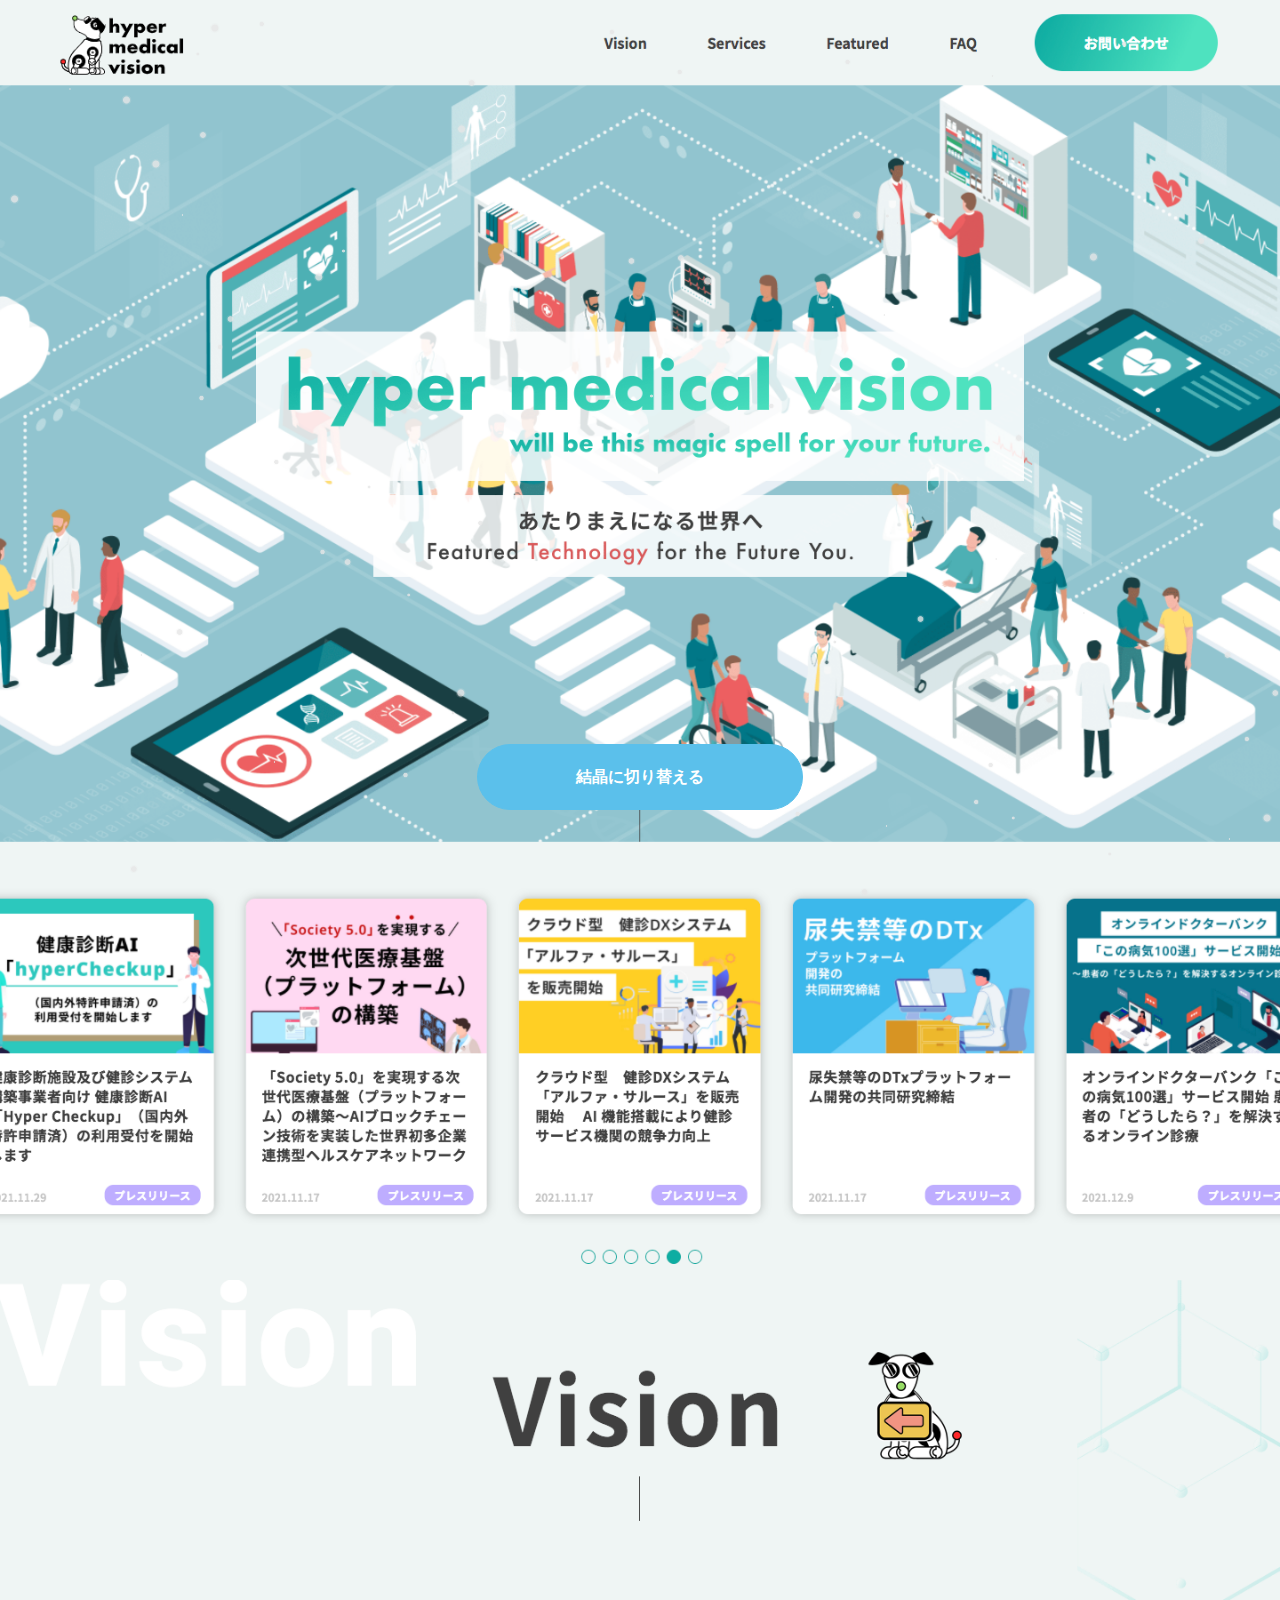
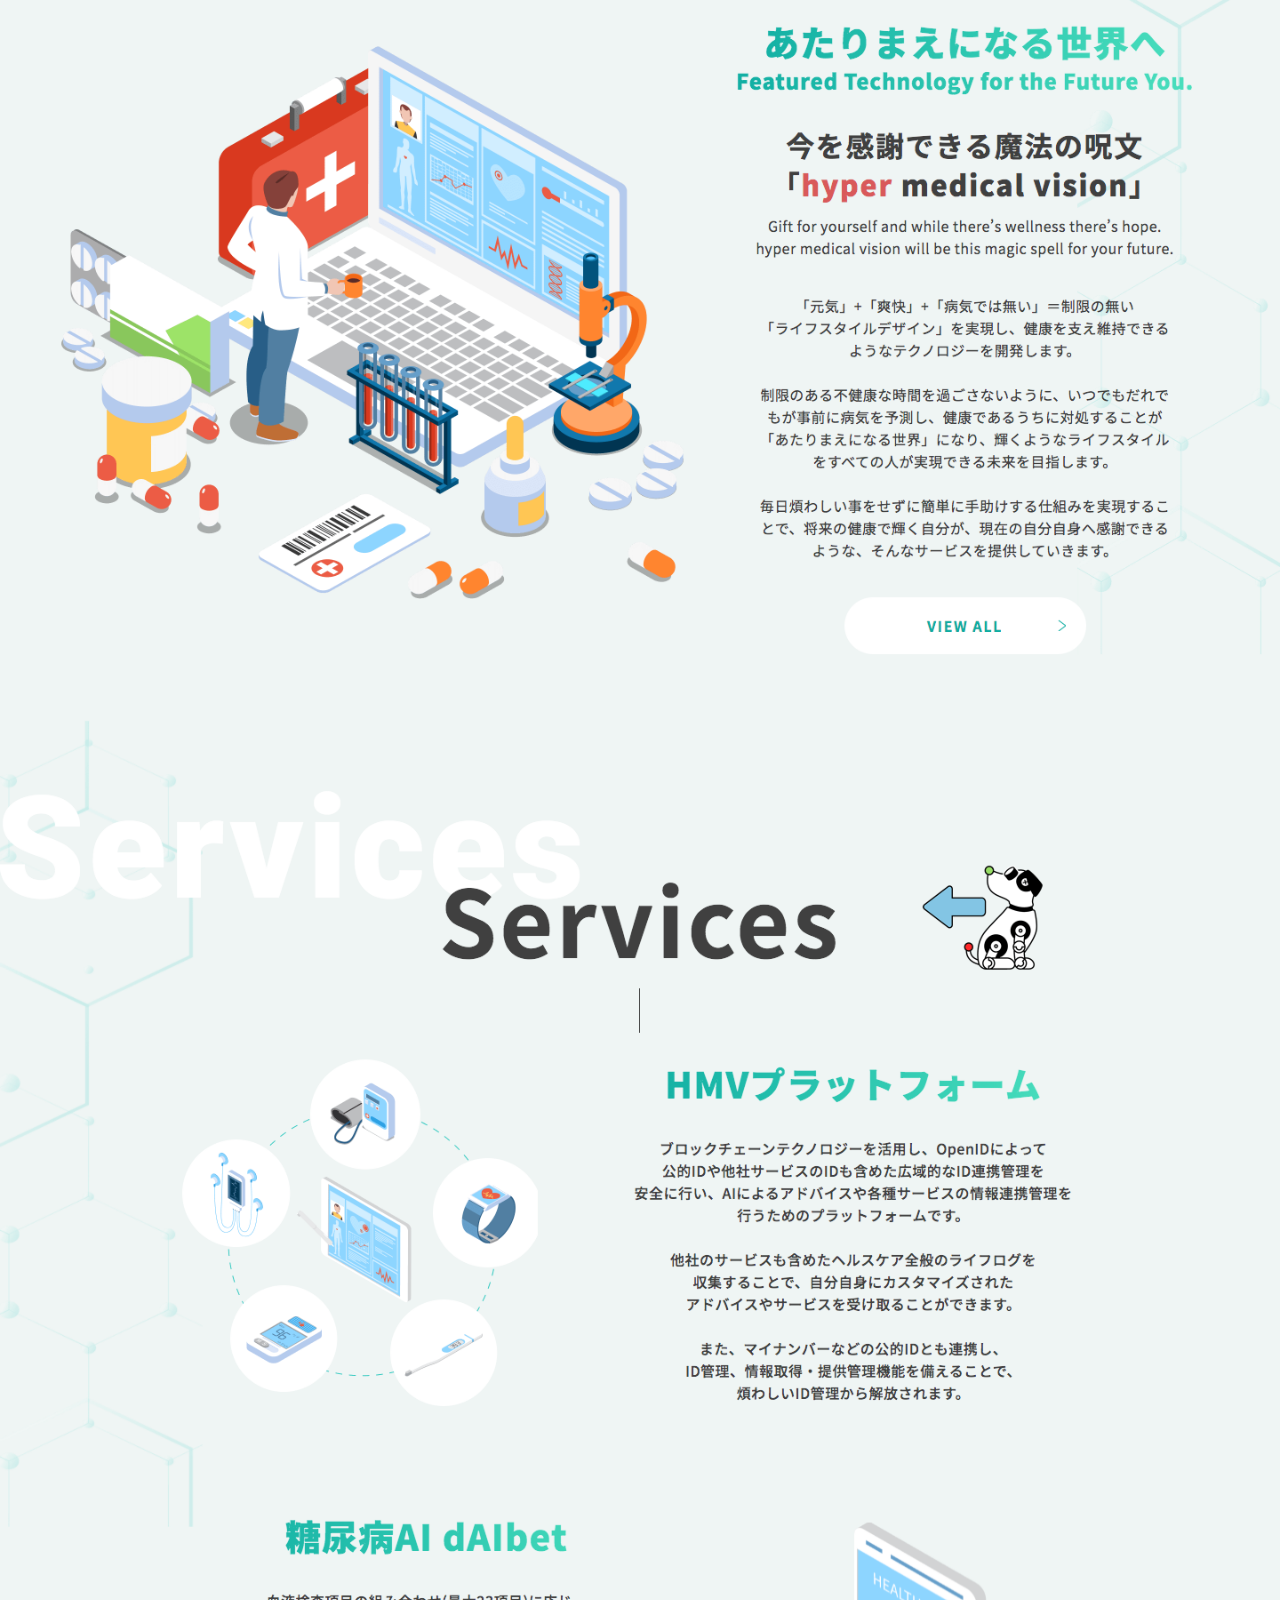
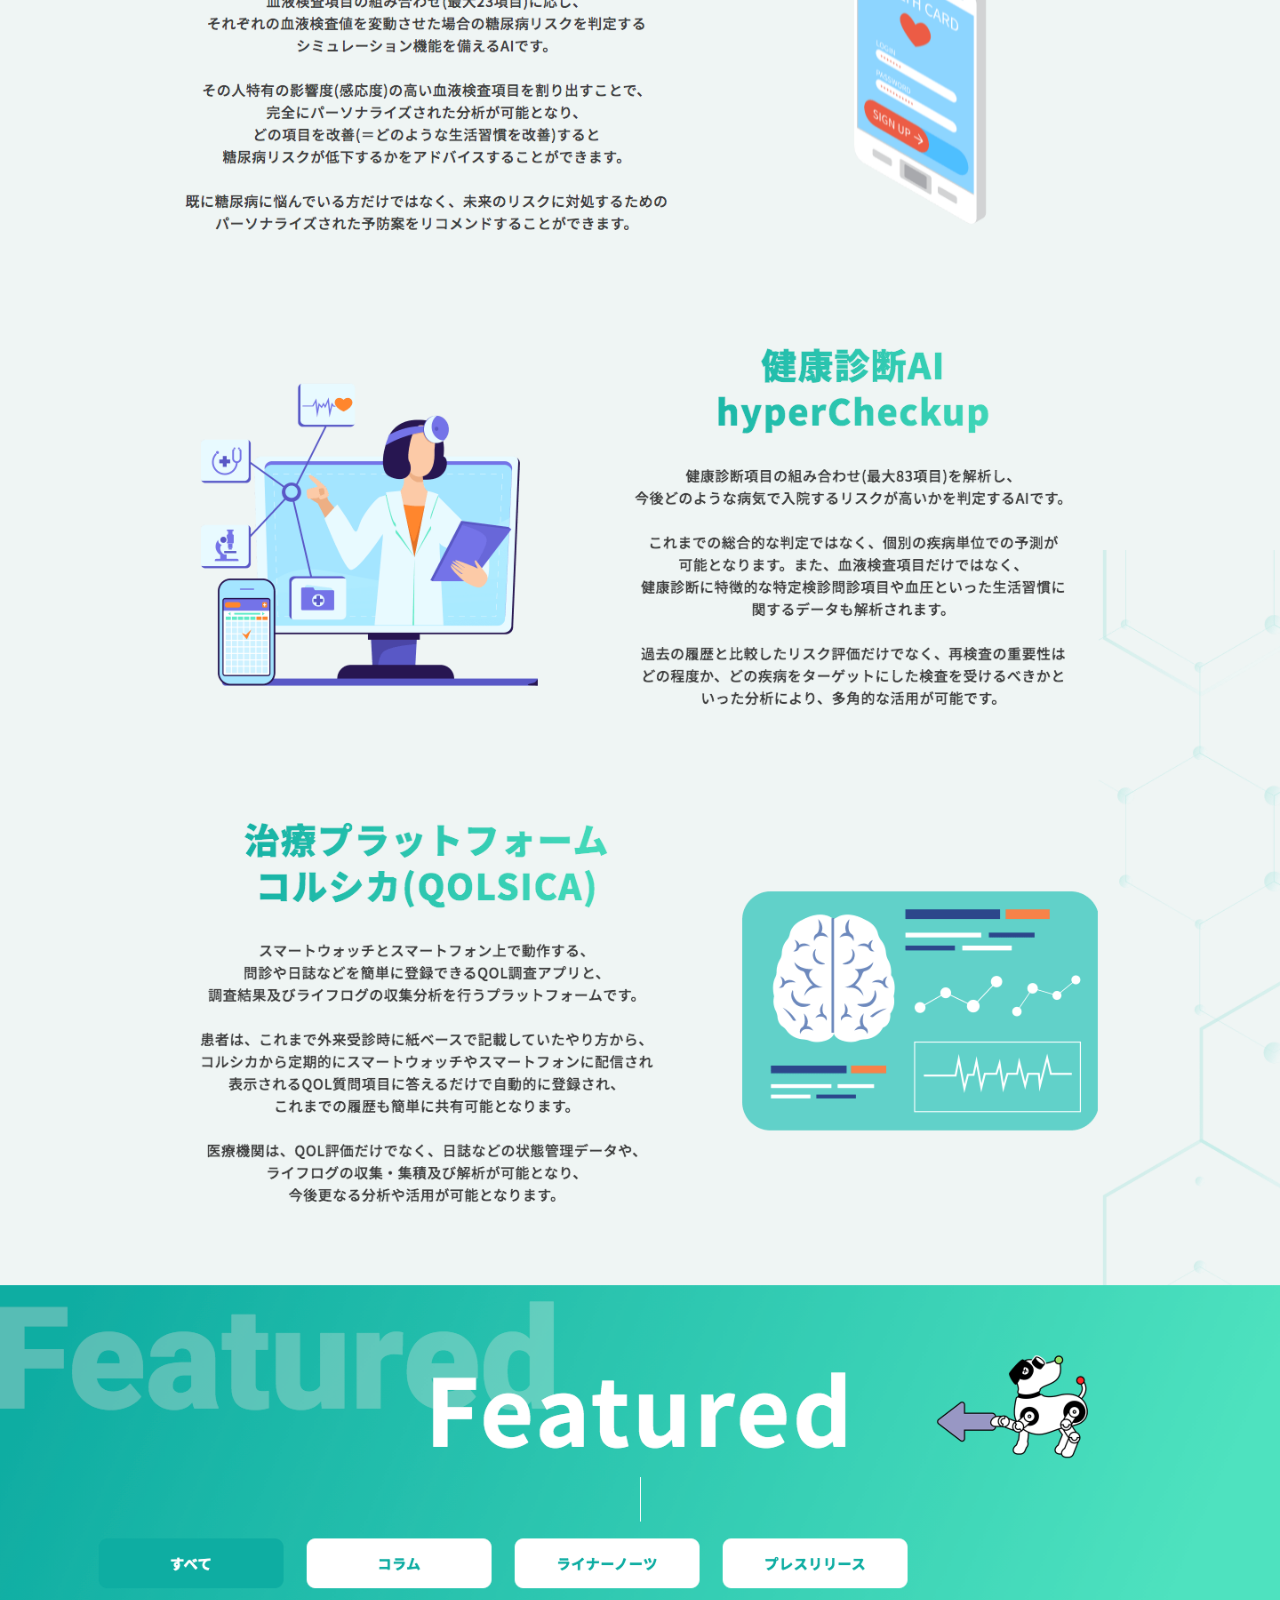
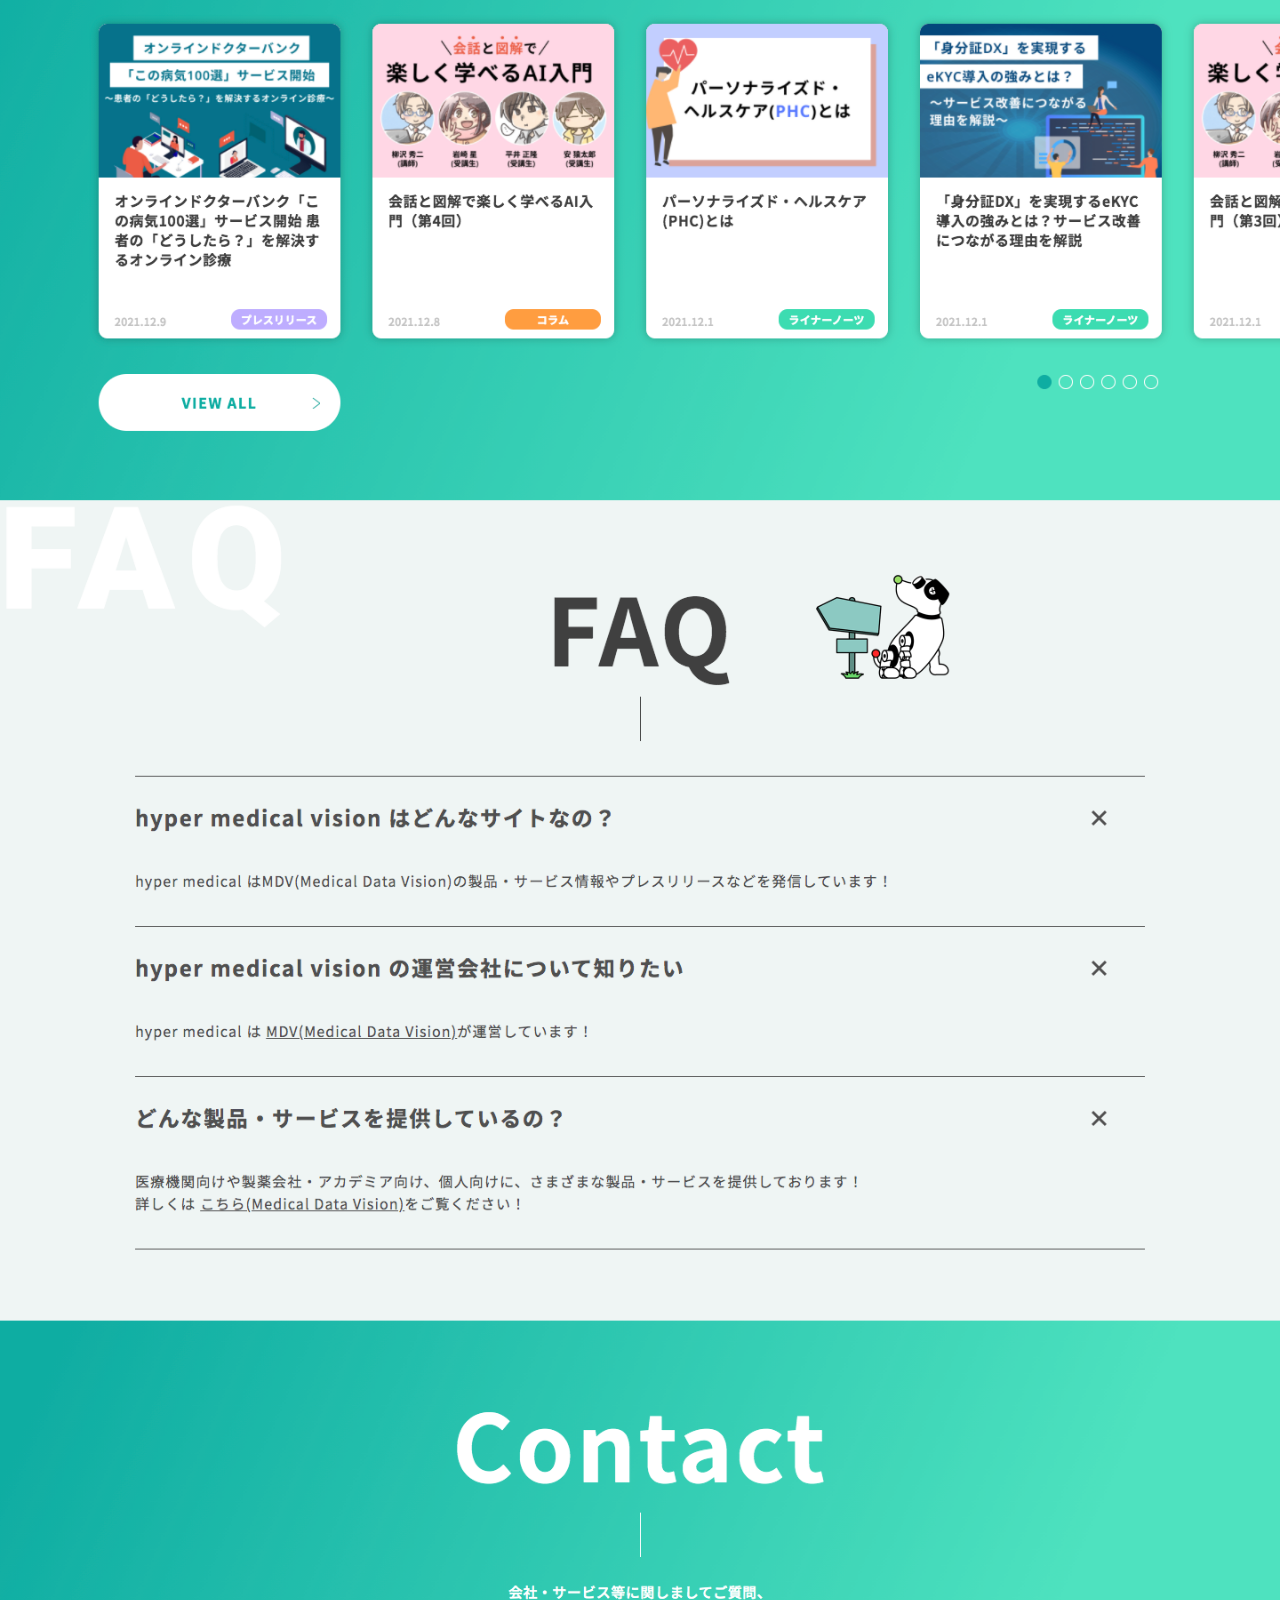
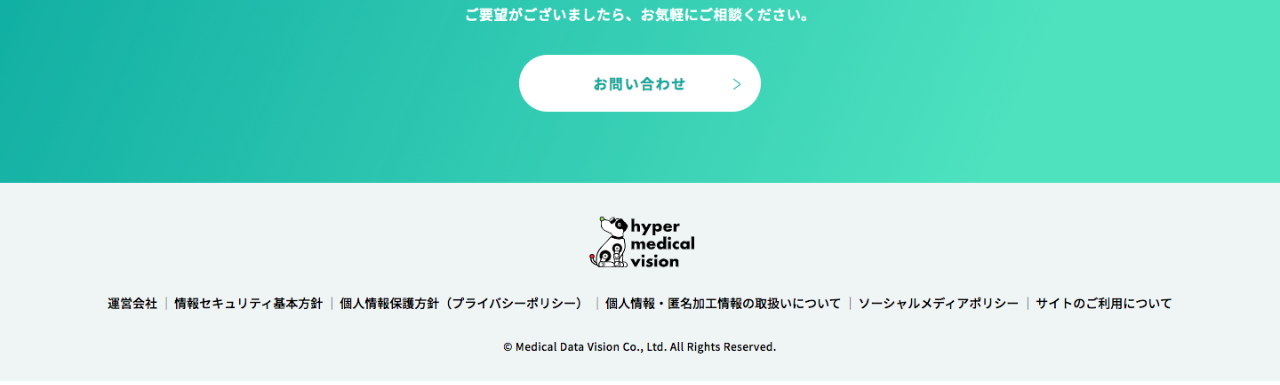
<file: index.html>
<!DOCTYPE html>
<html lang="ja">
<head>
  <meta charset="UTF-8">
  <meta http-equiv="X-UA-Compatible" content="IE=edge">
  <meta name="viewport" content="width=device-width, initial-scale=1.0">
  <meta name="robots" content="noindex,nofollow" />
  <title>Snowテスト</title>
  <link rel="stylesheet" href="./assets/css/style.css">
</head>
<body>
  <div class="canvas-container">
    <canvas id="canvas"></canvas>
  </div>
  <a href="/crystal/" class="c-button-float">結晶に切り替える</a>
  <div class="img">
    <img class="is-pc" src="./../assets/images/bg-test.png" alt="" srcset="">
    <img class="is-sp" src="./../assets/images/bg-test-sp.png" alt="" srcset="">
  </div>
  <script src="./assets/js/snow.js"></script>
</body>
</html>
</file>
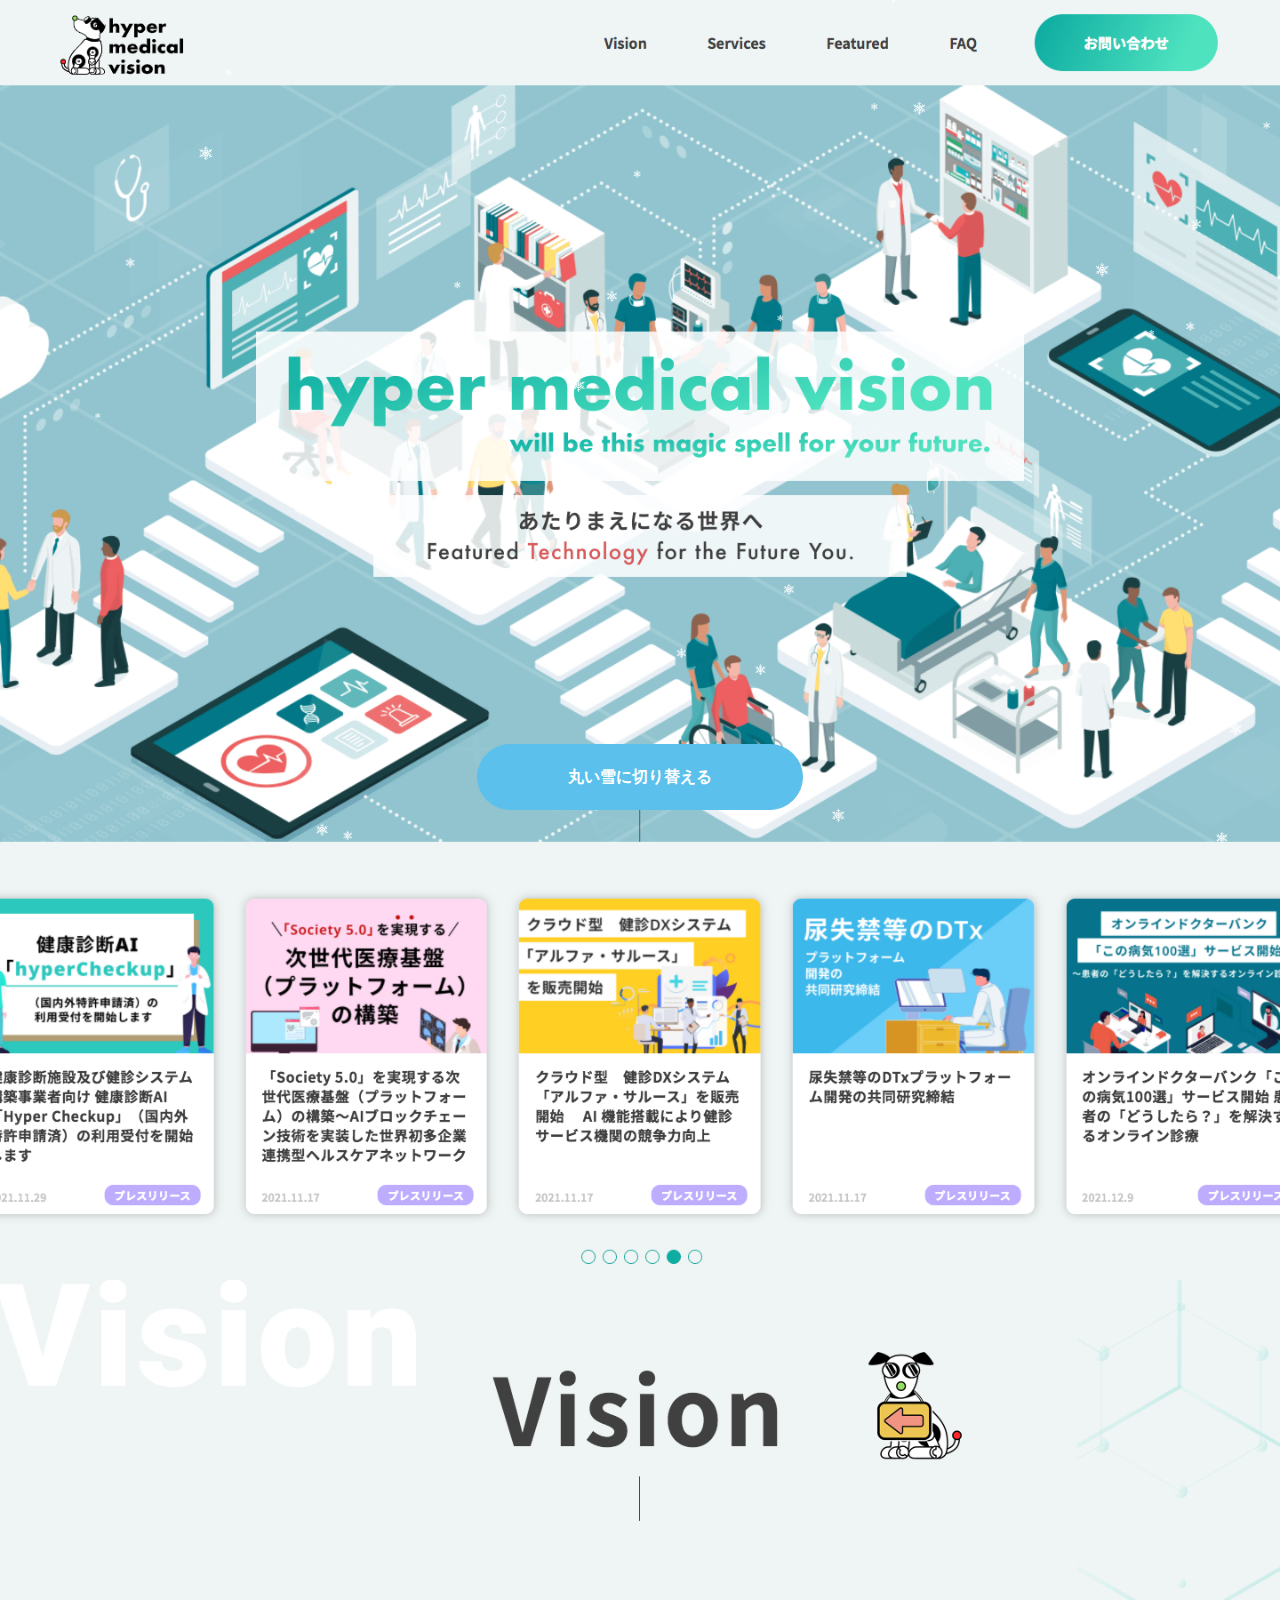
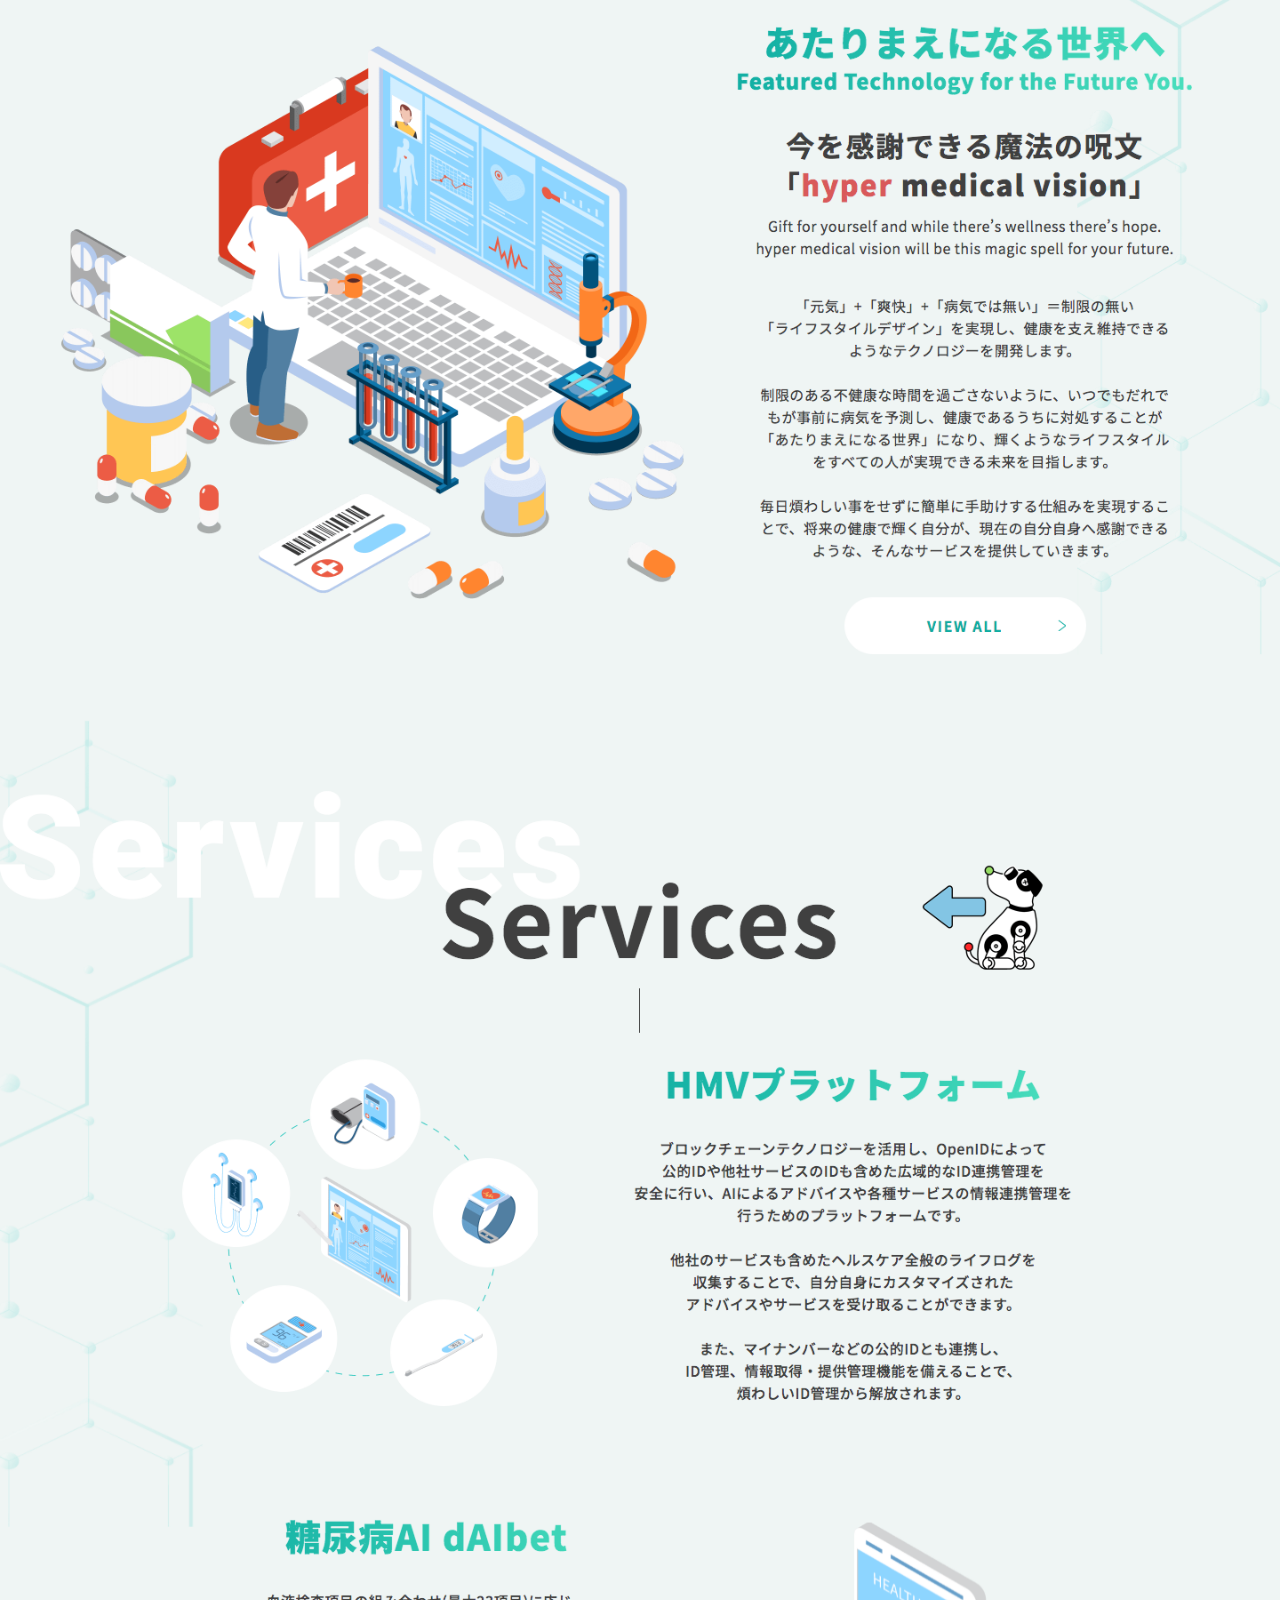
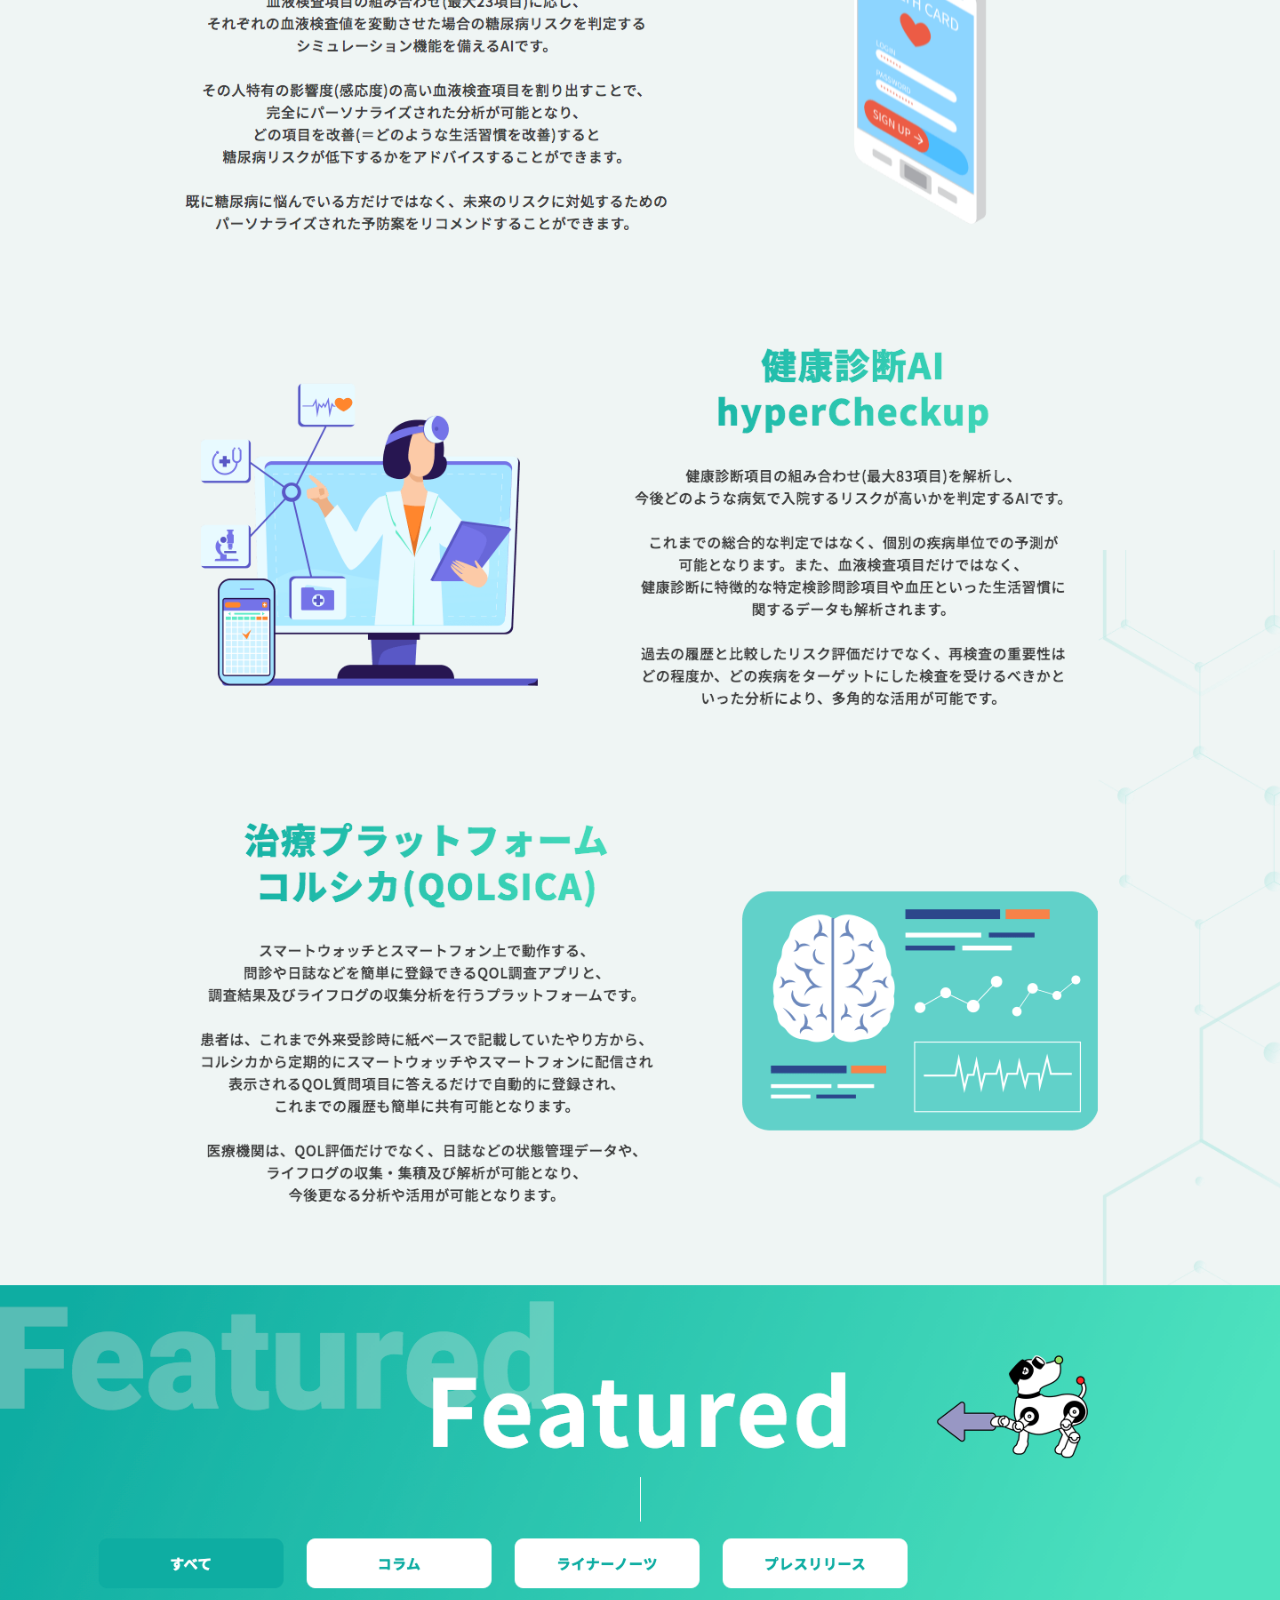
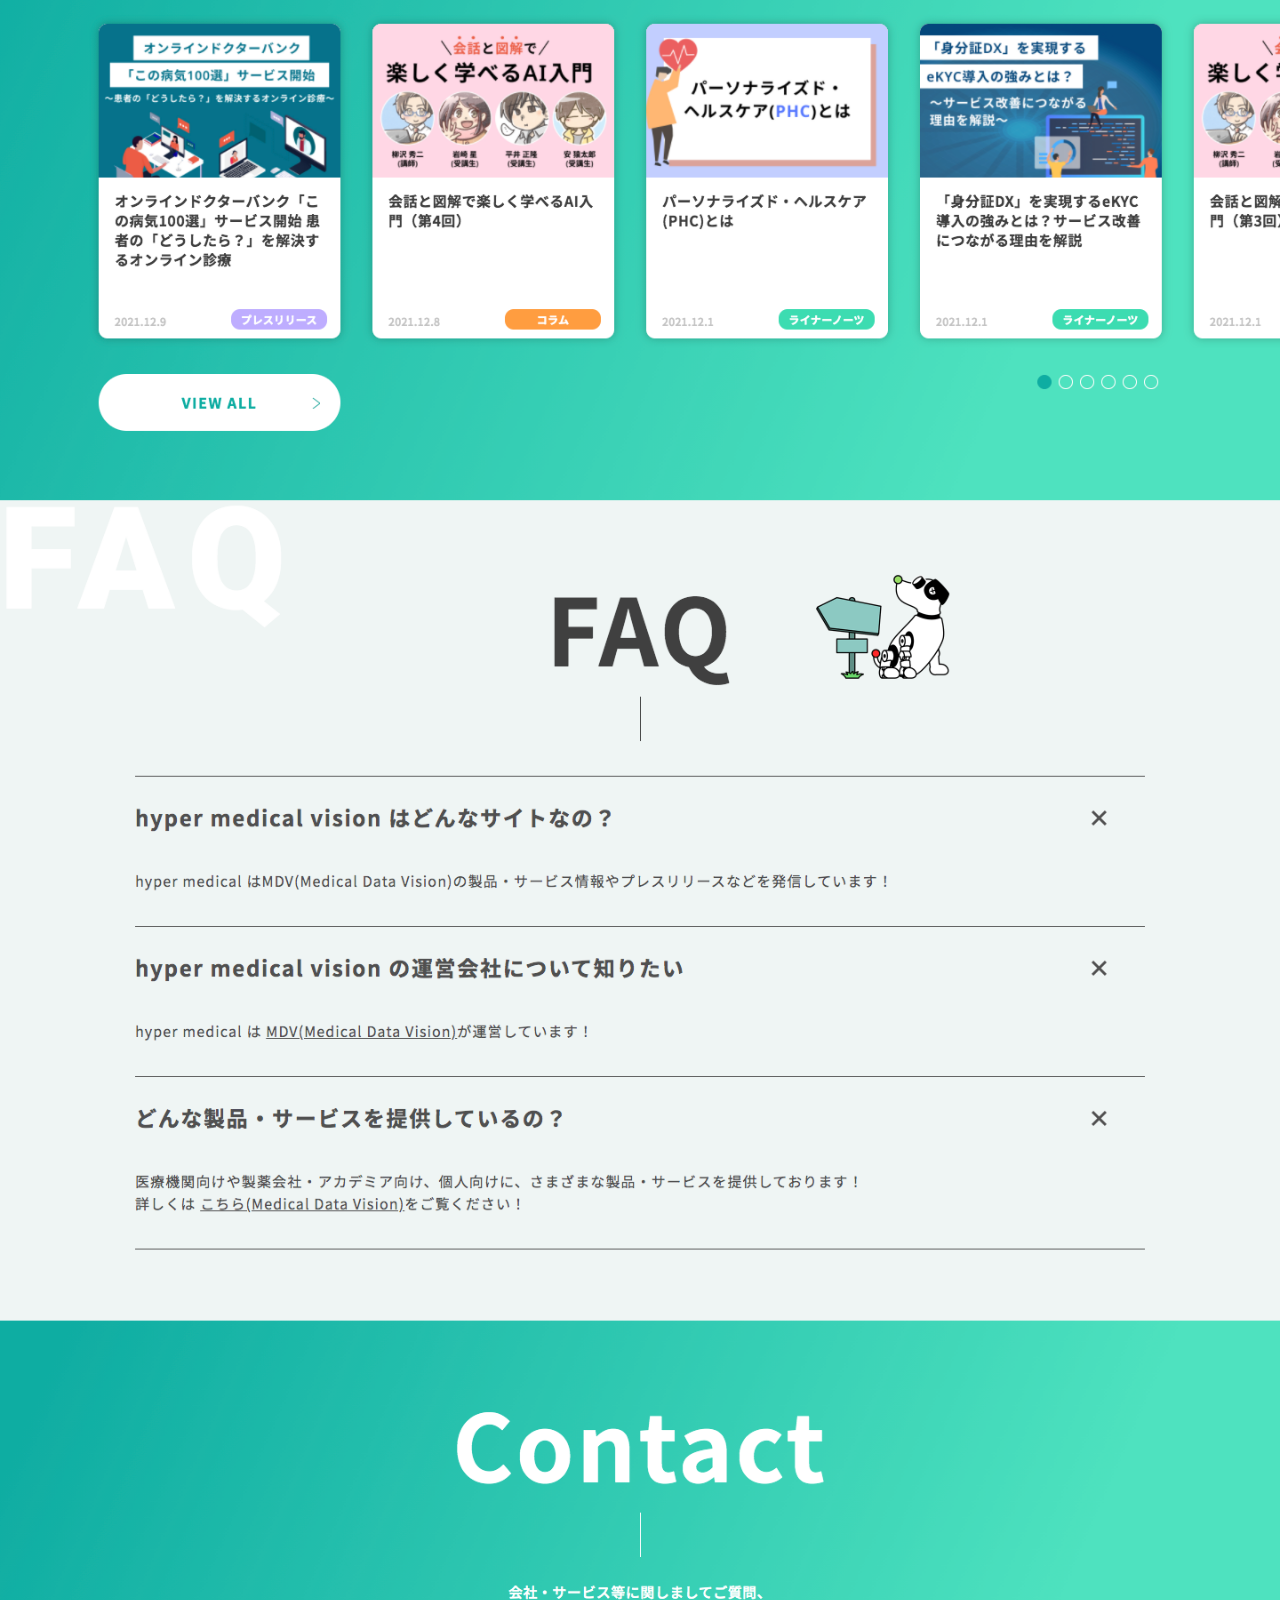
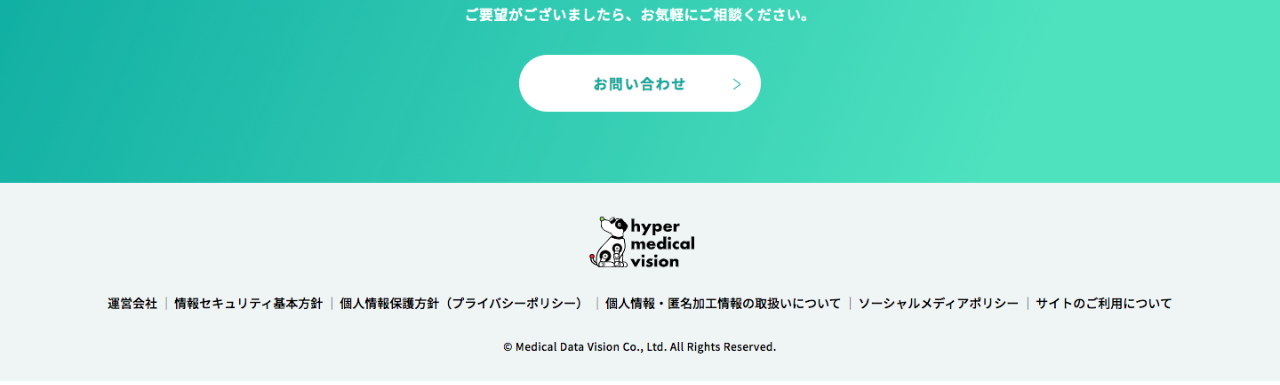
<file: crystal/index.html>
<!DOCTYPE html>
<html lang="ja">

<head>
  <meta charset="UTF-8">
  <meta http-equiv="X-UA-Compatible" content="IE=edge">
  <meta name="viewport" content="width=device-width, initial-scale=1.0">
  <meta name="robots" content="noindex,nofollow" />
  <title>SnowCrystalテスト</title>
  <link rel="stylesheet" href="./../assets/css/style.css">
</head>

<body>
  <div class="canvas-container">
    <canvas id="canvas"></canvas>
  </div>
  <a href="/" class="c-button-float">丸い雪に切り替える</a>
  <div class="img">
    <img class="is-pc" src="./../assets/images/bg-test.png" alt="" srcset="">
    <img class="is-sp" src="./../assets/images/bg-test-sp.png" alt="" srcset="">
  </div>
  <script src="./../assets/js/snow-crystal.js"></script>
</body>

</html>
</file>
<file: assets/css/style.css>
.canvas-container {
  position: fixed;
  top: 0;
  left: 0;
  pointer-events: none;
  z-index: 1;
}

#canvas {
  background-repeat: no-repeat;
  background-size: cover;
  background-position: center;
  /* background-color: #0d2247; */
  width: 100vw;
  height: 100vh;
}

html,
body {
  margin: 0;
  overflow-x: hidden;
}

img {
  width: 100%;
}

.img .is-sp {
  display: none;
}

@media (max-width: 750px) {
  .img .is-sp {
    display: block;
  }

  .img .is-pc {
    display: none;
  }
}

.c-button-float {
  text-decoration: none;
  display: inline-flex;
  align-items: center;
  justify-content: center;
  width: 324px;
  height: 64px;
  font-weight: 700;
  border-radius: 1000px;
  position: fixed;
  bottom: 10%;
  left: 50%;
  transform: translateX(-50%);
  border: 1px solid #5bc0eb;
  color: #fff;
  background-color: #5bc0eb;
  z-index: 10;
  transition: all 0.3s;
}

.c-button-float:hover {
  background-color: #fff;
  color: #5bc0eb;
}
</file>
